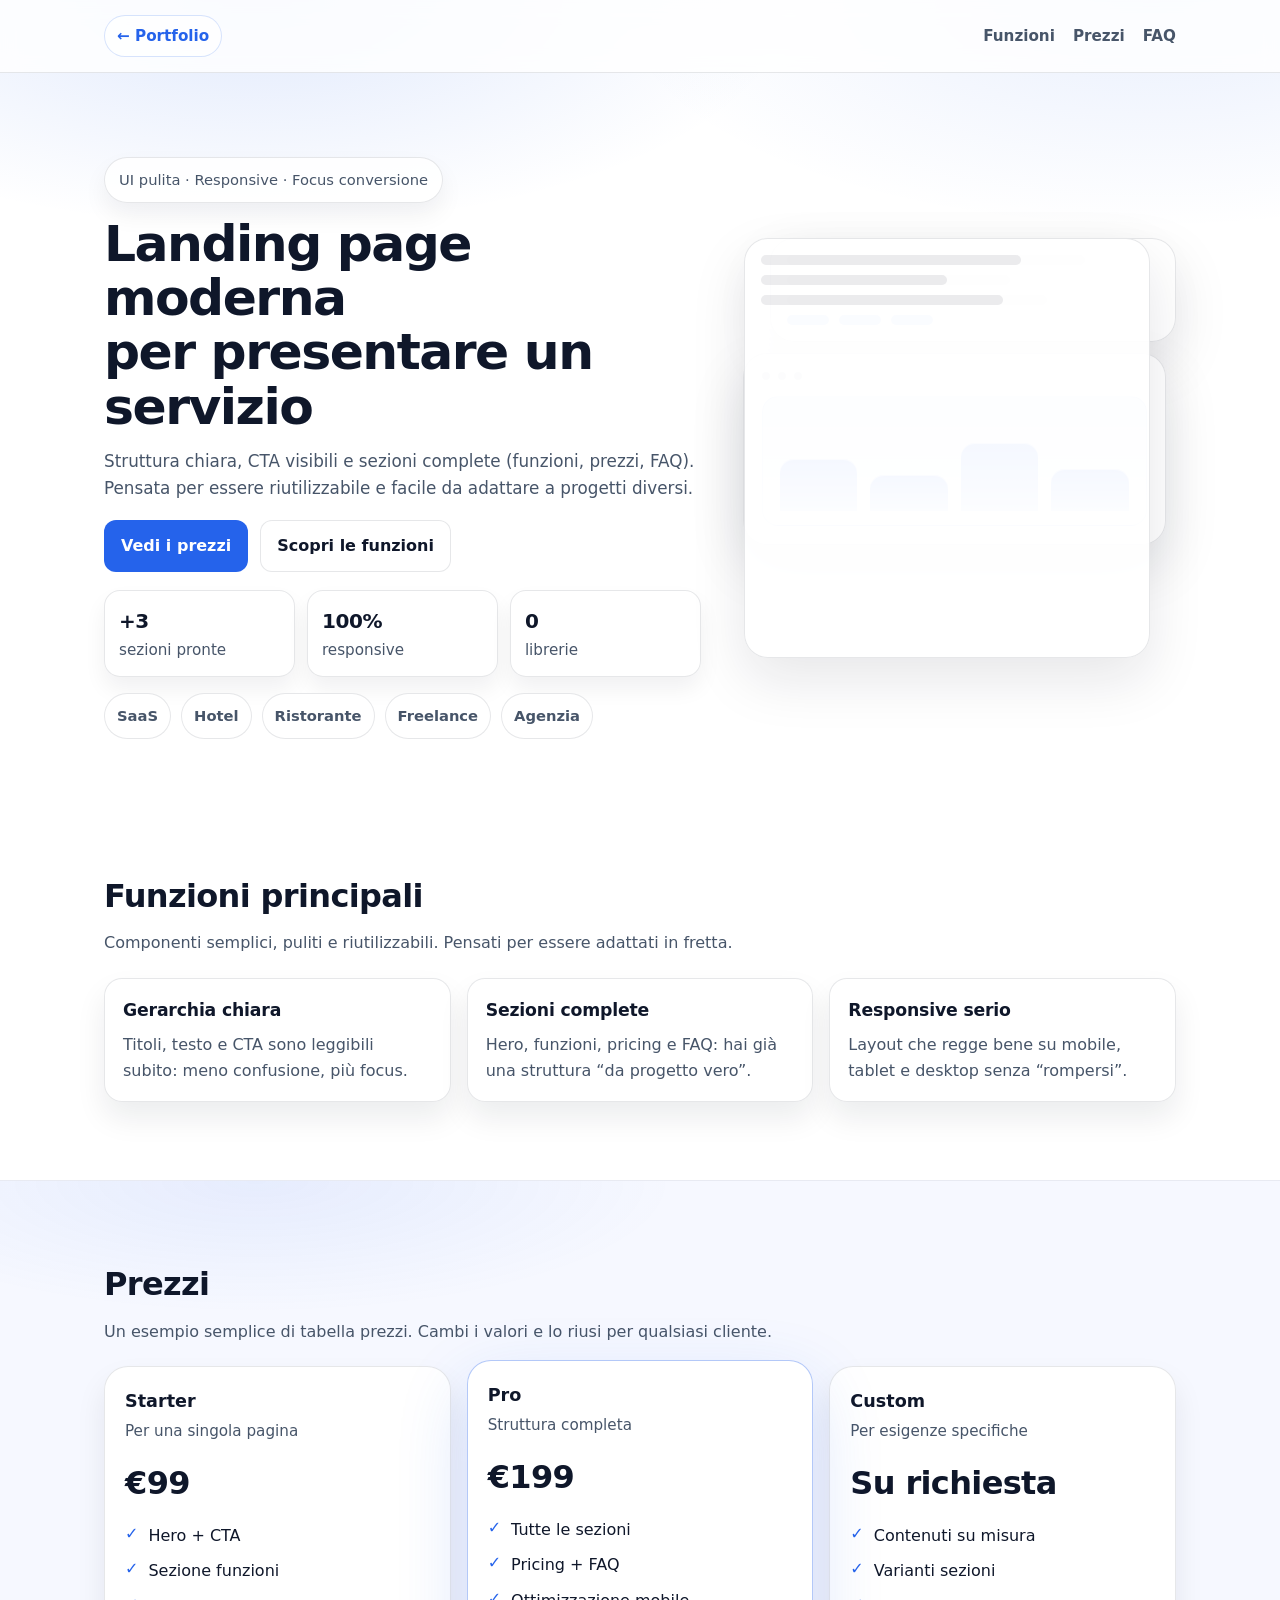
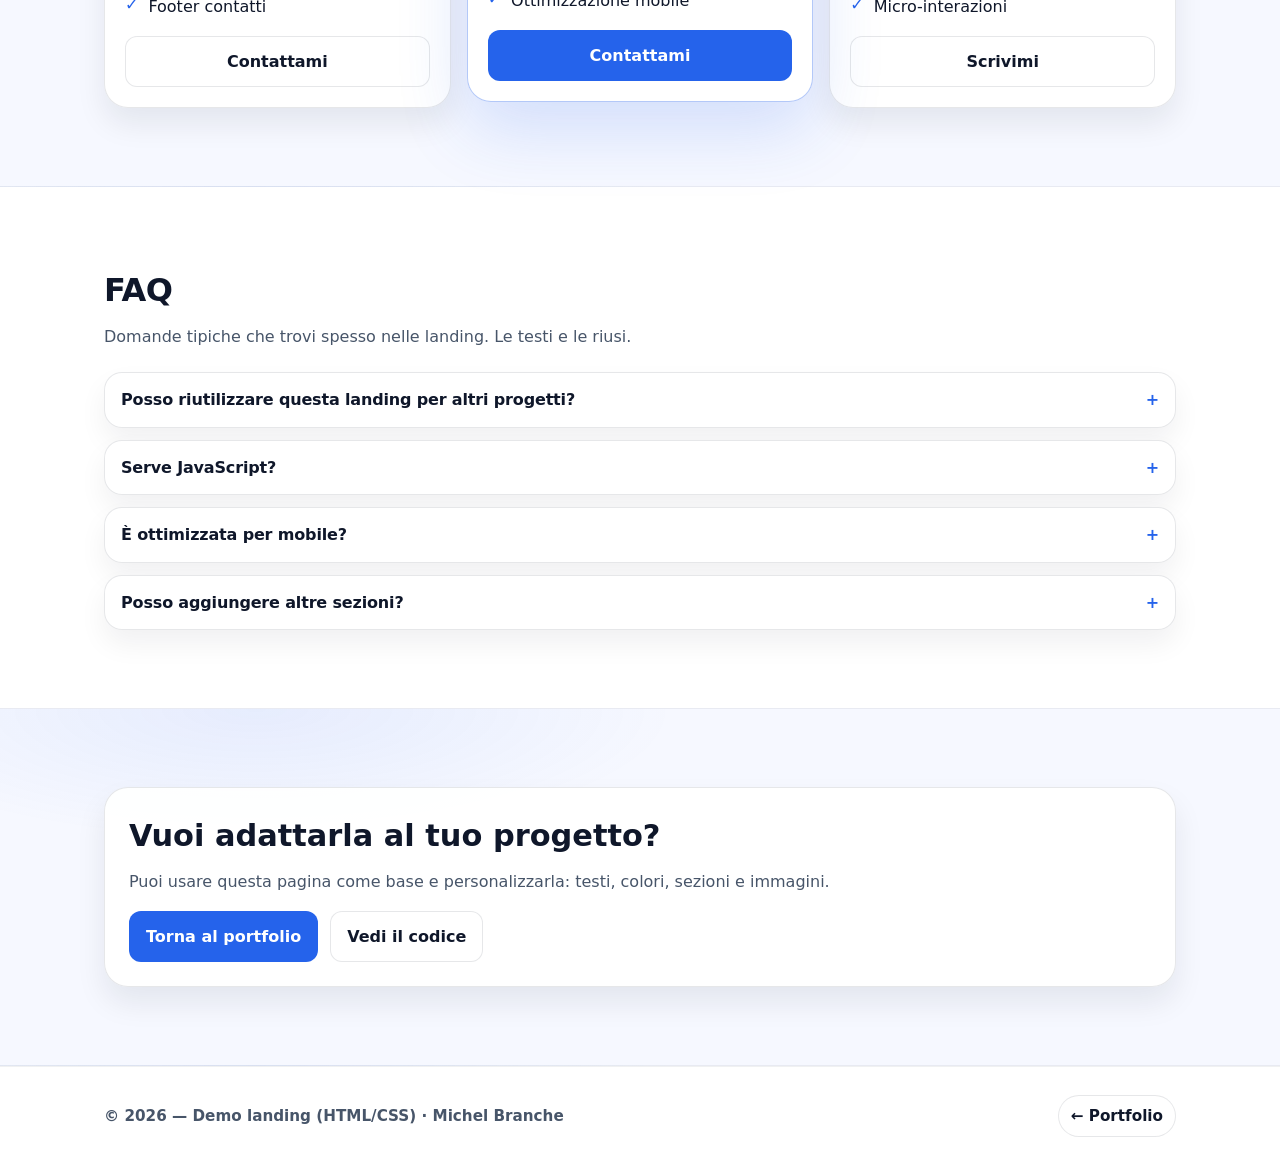
<file: index.html>
<!DOCTYPE html>
<html lang="it">
<head>
  <meta charset="UTF-8" />
  <meta name="viewport" content="width=device-width, initial-scale=1.0" />
  <title>Landing Page | Demo</title>
  <link rel="stylesheet" href="./style.css?v=5">
</head>

<body>

  <!-- TOP BAR -->
  <header class="lp-header">
    <div class="lp-container lp-header-inner">
      <a class="back-portfolio" href="https://michelbranche.github.io/portfolio/" aria-label="Torna al portfolio">
        ← Portfolio
      </a>

      <nav class="lp-nav" aria-label="Navigazione landing">
        <a href="#features">Funzioni</a>
        <a href="#pricing">Prezzi</a>
        <a href="#faq">FAQ</a>
      </nav>
    </div>
  </header>

  <!-- HERO -->
  <main class="lp-hero">
    <div class="lp-container lp-hero-grid">

      <section class="lp-hero-left" aria-label="Intro">
        <span class="lp-pill">UI pulita · Responsive · Focus conversione</span>

        <h1 class="lp-title">
          Landing page moderna<br />
          per presentare un servizio
        </h1>

        <p class="lp-subtitle">
          Struttura chiara, CTA visibili e sezioni complete (funzioni, prezzi, FAQ).
          Pensata per essere riutilizzabile e facile da adattare a progetti diversi.
        </p>

        <div class="lp-hero-actions">
          <a class="lp-btn lp-btn-primary" href="#pricing">Vedi i prezzi</a>
          <a class="lp-btn lp-btn-ghost" href="#features">Scopri le funzioni</a>
        </div>

        <div class="lp-stats" aria-label="Dati rapidi">
          <div class="lp-stat">
            <strong>+3</strong>
            <span>sezioni pronte</span>
          </div>
          <div class="lp-stat">
            <strong>100%</strong>
            <span>responsive</span>
          </div>
          <div class="lp-stat">
            <strong>0</strong>
            <span>librerie</span>
          </div>
        </div>

        <div class="lp-tags" aria-label="Ideale per">
          <span class="lp-tag">SaaS</span>
          <span class="lp-tag">Hotel</span>
          <span class="lp-tag">Ristorante</span>
          <span class="lp-tag">Freelance</span>
          <span class="lp-tag">Agenzia</span>
        </div>
      </section>

      <!-- HERO RIGHT (ILLUSTRAZIONE / UI CARDS) -->
      <aside class="lp-hero-right" aria-label="Preview UI">
        <div class="ui-card ui-card--small">
          <div class="ui-line w80"></div>
          <div class="ui-line w60"></div>
          <div class="ui-line w70"></div>
          <div class="ui-pills">
            <span class="ui-pill"></span>
            <span class="ui-pill"></span>
            <span class="ui-pill"></span>
          </div>
        </div>

        <div class="ui-card ui-card--main">
          <div class="ui-top">
            <span class="ui-dot"></span>
            <span class="ui-dot"></span>
            <span class="ui-dot"></span>
          </div>
          <div class="ui-chart">
            <span class="bar b1"></span>
            <span class="bar b2"></span>
            <span class="bar b3"></span>
            <span class="bar b4"></span>
          </div>
        </div>

        <div class="ui-card ui-card--small ui-card--bottom">
          <div class="ui-line w70"></div>
          <div class="ui-line w50"></div>
          <div class="ui-line w65"></div>
        </div>
      </aside>

    </div>
  </main>

  <!-- FEATURES -->
  <section id="features" class="lp-section">
    <div class="lp-container">
      <div class="lp-section-head">
        <h2>Funzioni principali</h2>
        <p>Componenti semplici, puliti e riutilizzabili. Pensati per essere adattati in fretta.</p>
      </div>

      <div class="lp-grid3">
        <article class="lp-card">
          <h3>Gerarchia chiara</h3>
          <p>Titoli, testo e CTA sono leggibili subito: meno confusione, più focus.</p>
        </article>

        <article class="lp-card">
          <h3>Sezioni complete</h3>
          <p>Hero, funzioni, pricing e FAQ: hai già una struttura “da progetto vero”.</p>
        </article>

        <article class="lp-card">
          <h3>Responsive serio</h3>
          <p>Layout che regge bene su mobile, tablet e desktop senza “rompersi”.</p>
        </article>
      </div>
    </div>
  </section>

  <!-- PRICING -->
  <section id="pricing" class="lp-section lp-section--alt">
    <div class="lp-container">
      <div class="lp-section-head">
        <h2>Prezzi</h2>
        <p>Un esempio semplice di tabella prezzi. Cambi i valori e lo riusi per qualsiasi cliente.</p>
      </div>

      <div class="lp-grid3">
        <article class="lp-price">
          <h3>Starter</h3>
          <p class="lp-price-sub">Per una singola pagina</p>
          <div class="lp-price-value">€99</div>
          <ul class="lp-list">
            <li>Hero + CTA</li>
            <li>Sezione funzioni</li>
            <li>Footer contatti</li>
          </ul>
          <a class="lp-btn lp-btn-ghost lp-btn-full" href="#contact">Contattami</a>
        </article>

        <article class="lp-price lp-price--featured">
          <h3>Pro</h3>
          <p class="lp-price-sub">Struttura completa</p>
          <div class="lp-price-value">€199</div>
          <ul class="lp-list">
            <li>Tutte le sezioni</li>
            <li>Pricing + FAQ</li>
            <li>Ottimizzazione mobile</li>
          </ul>
          <a class="lp-btn lp-btn-primary lp-btn-full" href="#contact">Contattami</a>
        </article>

        <article class="lp-price">
          <h3>Custom</h3>
          <p class="lp-price-sub">Per esigenze specifiche</p>
          <div class="lp-price-value">Su richiesta</div>
          <ul class="lp-list">
            <li>Contenuti su misura</li>
            <li>Varianti sezioni</li>
            <li>Micro-interazioni</li>
          </ul>
          <a class="lp-btn lp-btn-ghost lp-btn-full" href="#contact">Scrivimi</a>
        </article>
      </div>
    </div>
  </section>

  <!-- FAQ -->
  <section id="faq" class="lp-section">
    <div class="lp-container">
      <div class="lp-section-head">
        <h2>FAQ</h2>
        <p>Domande tipiche che trovi spesso nelle landing. Le testi e le riusi.</p>
      </div>

      <div class="lp-faq">
        <details class="lp-faq-item">
          <summary>Posso riutilizzare questa landing per altri progetti?</summary>
          <p>Sì: cambia testi, colori e immagini e hai una base solida per diversi settori.</p>
        </details>

        <details class="lp-faq-item">
          <summary>Serve JavaScript?</summary>
          <p>Non è obbligatorio. Qui lo usi solo per piccole cose (menu/scroll) se vuoi.</p>
        </details>

        <details class="lp-faq-item">
          <summary>È ottimizzata per mobile?</summary>
          <p>Sì: layout e spaziature sono pensati per funzionare bene anche su schermi piccoli.</p>
        </details>

        <details class="lp-faq-item">
          <summary>Posso aggiungere altre sezioni?</summary>
          <p>Certo: testimonianze, form, galleria… la struttura è fatta apposta per crescere.</p>
        </details>
      </div>
    </div>
  </section>

  <!-- CONTACT -->
  <section id="contact" class="lp-section lp-section--alt">
    <div class="lp-container">
      <div class="lp-cta">
        <h2>Vuoi adattarla al tuo progetto?</h2>
        <p>Puoi usare questa pagina come base e personalizzarla: testi, colori, sezioni e immagini.</p>

        <div class="lp-cta-actions">
          <a class="lp-btn lp-btn-primary" href="https://michelbranche.github.io/portfolio/">Torna al portfolio</a>
          <a class="lp-btn lp-btn-ghost" href="https://github.com/MichelBranche/landing-page">Vedi il codice</a>
        </div>
      </div>
    </div>
  </section>

  <!-- FOOTER -->
  <footer class="lp-footer">
    <div class="lp-container lp-footer-inner">
      <p>© 2026 — Demo landing (HTML/CSS) · Michel Branche</p>
      <a class="back-portfolio back-portfolio--footer" href="https://michelbranche.github.io/portfolio/">← Portfolio</a>
    </div>
  </footer>

</body>
</html>
</file>
<file: style.css>
/* =========================
   LANDING PAGE — style.css
   (complete + back to portfolio)
========================= */

/* VARIABLES */
:root{
  --bg: #ffffff;
  --bg-soft: #f6f8ff;
  --text: #0f172a;
  --muted: #475569;

  --border: rgba(15, 23, 42, 0.10);
  --border-strong: rgba(15, 23, 42, 0.14);

  --accent: #2563eb;
  --accent-dark: #1e40af;

  --card: #ffffff;
  --shadow: 0 22px 55px rgba(15,23,42,0.12);
  --shadow-soft: 0 16px 30px rgba(15,23,42,0.08);

  --radius: 18px;
  --radius-lg: 24px;
}


html, body { overflow-x: hidden; }
img { max-width: 100%; height: auto; }


/* RESET */
*{ margin: 0; padding: 0; box-sizing: border-box; }
html{ scroll-behavior: smooth; }
body{
  font-family: Inter, system-ui, -apple-system, "Segoe UI", Roboto, Arial, sans-serif;
  color: var(--text);
  background:
    radial-gradient(900px 380px at 20% 0%, rgba(37,99,235,0.14), transparent 60%),
    radial-gradient(900px 380px at 90% 0%, rgba(37,99,235,0.10), transparent 60%),
    var(--bg);
  line-height: 1.6;
}

img{ max-width: 100%; display: block; }
a{ color: inherit; }
button{ font-family: inherit; }

/* CONTAINER */
.lp-container{
  max-width: 1120px;
  margin: 0 auto;
  padding: 0 24px;
}

/* =========================
   HEADER / NAV
========================= */
.lp-header{
  position: sticky;
  top: 0;
  z-index: 30;
  background: rgba(255,255,255,0.82);
  backdrop-filter: blur(10px);
  border-bottom: 1px solid var(--border);
}

.lp-header-inner{
  height: 72px;
  display: flex;
  align-items: center;
  justify-content: space-between;
  gap: 14px;
}

/* BACK TO PORTFOLIO */
.back-portfolio{
  text-decoration: none;
  font-weight: 650;
  font-size: 0.95rem;
  color: var(--accent);
  padding: 8px 12px;
  border: 1px solid rgba(37,99,235,0.18);
  border-radius: 999px;
  background: rgba(255,255,255,0.7);
  transition: transform .2s ease, box-shadow .2s ease, background .2s ease;
}

.back-portfolio:hover{
  transform: translateY(-1px);
  box-shadow: var(--shadow-soft);
  background: #fff;
}

.back-portfolio--footer{
  border: 1px solid var(--border);
  color: var(--text);
}

/* NAV LINKS */
.lp-nav{
  display: flex;
  align-items: center;
  gap: 18px;
  flex-wrap: wrap;
}

.lp-nav a{
  text-decoration: none;
  font-weight: 600;
  color: var(--muted);
  font-size: 0.95rem;
  transition: color .2s ease;
}

.lp-nav a:hover{
  color: var(--text);
}

/* =========================
   HERO
========================= */
.lp-hero{
  padding: 84px 0 54px;
}

.lp-hero-grid{
  display: grid;
  grid-template-columns: 1.15fr 0.85fr;
  gap: 34px;
  align-items: center;
}

.lp-pill{
  display: inline-flex;
  align-items: center;
  gap: 10px;
  padding: 10px 14px;
  border-radius: 999px;
  background: rgba(255,255,255,0.82);
  border: 1px solid var(--border);
  color: var(--muted);
  font-size: 0.92rem;
  box-shadow: 0 12px 24px rgba(15,23,42,0.06);
  margin-bottom: 14px;
}

.lp-title{
  font-size: 3.15rem;
  line-height: 1.08;
  letter-spacing: -0.03em;
  margin-bottom: 14px;
}

.lp-subtitle{
  color: var(--muted);
  font-size: 1.05rem;
  max-width: 62ch;
  margin-bottom: 18px;
}

.lp-hero-actions{
  display: flex;
  gap: 12px;
  flex-wrap: wrap;
  margin-bottom: 18px;
}

/* BUTTONS */
.lp-btn{
  display: inline-flex;
  align-items: center;
  justify-content: center;
  padding: 12px 16px;
  border-radius: 12px;
  font-weight: 700;
  text-decoration: none;
  transition: transform .2s ease, box-shadow .2s ease, background .2s ease, border-color .2s ease;
  border: 1px solid transparent;
}

.lp-btn-primary{
  background: var(--accent);
  color: #fff;
}

.lp-btn-primary:hover{
  background: var(--accent-dark);
  transform: translateY(-2px);
  box-shadow: var(--shadow-soft);
}

.lp-btn-ghost{
  background: rgba(255,255,255,0.82);
  color: var(--text);
  border-color: var(--border);
}

.lp-btn-ghost:hover{
  transform: translateY(-2px);
  box-shadow: var(--shadow-soft);
  border-color: var(--border-strong);
}

.lp-btn-full{
  width: 100%;
}

/* STATS */
.lp-stats{
  display: grid;
  grid-template-columns: repeat(3, minmax(0,1fr));
  gap: 12px;
  margin: 16px 0 16px;
}

.lp-stat{
  background: rgba(255,255,255,0.86);
  border: 1px solid var(--border);
  border-radius: 16px;
  padding: 14px 14px;
  box-shadow: 0 12px 22px rgba(15,23,42,0.06);
}

.lp-stat strong{
  display: block;
  font-size: 1.25rem;
  letter-spacing: -0.02em;
}

.lp-stat span{
  color: var(--muted);
  font-size: 0.95rem;
}

/* TAGS */
.lp-tags{
  display: flex;
  gap: 10px;
  flex-wrap: wrap;
  margin-top: 10px;
}

.lp-tag{
  border: 1px solid var(--border);
  background: rgba(255,255,255,0.82);
  padding: 10px 12px;
  border-radius: 999px;
  color: var(--muted);
  font-weight: 650;
  font-size: 0.92rem;
}

/* =========================
   HERO RIGHT — UI CARDS
========================= */
.lp-hero-right{
  position: relative;
  min-height: 420px;
}

.ui-card{
  background: rgba(255,255,255,0.92);
  border: 1px solid var(--border);
  border-radius: var(--radius-lg);
  box-shadow: var(--shadow);
  padding: 18px;
  width: min(420px, 100%);
  margin-left: auto;
}

.ui-card--small{
  position: absolute;
  right: 0;
  top: 0;
  width: min(420px, 92%);
  padding: 16px;
  box-shadow: 0 22px 55px rgba(15,23,42,0.10);
}

.ui-card--main{
  position: absolute;
  right: 10px;
  top: 115px;
  width: min(460px, 96%);
  padding: 18px;
}

.ui-card--bottom{
  position: absolute;
  right: 26px;
  bottom: 0;
  width: min(420px, 92%);
  padding: 16px;
  box-shadow: 0 22px 55px rgba(15,23,42,0.10);
}

/* UI LINES */
.ui-line{
  height: 10px;
  border-radius: 999px;
  background: rgba(15,23,42,0.08);
  margin-bottom: 10px;
}

.ui-line.w80{ width: 80%; }
.ui-line.w70{ width: 70%; }
.ui-line.w65{ width: 65%; }
.ui-line.w60{ width: 60%; }
.ui-line.w50{ width: 50%; }

.ui-pills{
  display: flex;
  gap: 10px;
  margin-top: 10px;
}

.ui-pill{
  height: 10px;
  width: 42px;
  border-radius: 999px;
  background: rgba(37,99,235,0.28);
}

/* UI TOP DOTS */
.ui-top{
  display: flex;
  gap: 8px;
  margin-bottom: 16px;
}

.ui-dot{
  width: 8px;
  height: 8px;
  border-radius: 999px;
  background: rgba(15,23,42,0.16);
}

/* UI CHART */
.ui-chart{
  height: 130px;
  border-radius: 16px;
  background:
    linear-gradient(180deg, rgba(37,99,235,0.14), rgba(37,99,235,0.00));
  border: 1px solid rgba(37,99,235,0.12);
  display: flex;
  align-items: flex-end;
  justify-content: space-evenly;
  padding: 14px 16px;
  gap: 12px;
  overflow: hidden;
}

.ui-chart .bar{
  width: 22%;
  border-radius: 14px 14px 0 0;
  background: linear-gradient(180deg, rgba(37,99,235,0.55), rgba(37,99,235,0.18));
  box-shadow: inset 0 1px 0 rgba(255,255,255,0.55);
}

.ui-chart .b1{ height: 52%; }
.ui-chart .b2{ height: 36%; }
.ui-chart .b3{ height: 68%; }
.ui-chart .b4{ height: 42%; }

/* =========================
   SECTIONS
========================= */
.lp-section{
  padding: 78px 0;
}

.lp-section--alt{
  background:
    radial-gradient(700px 220px at 20% 0%, rgba(37,99,235,0.08), transparent 60%),
    var(--bg-soft);
  border-top: 1px solid rgba(15,23,42,0.06);
  border-bottom: 1px solid rgba(15,23,42,0.06);
}

.lp-section-head{
  margin-bottom: 22px;
}

.lp-section-head h2{
  font-size: 2rem;
  letter-spacing: -0.02em;
  margin-bottom: 8px;
}

.lp-section-head p{
  color: var(--muted);
  max-width: 72ch;
}

/* GRID 3 */
.lp-grid3{
  display: grid;
  grid-template-columns: repeat(3, minmax(0,1fr));
  gap: 16px;
}

/* FEATURE CARDS */
.lp-card{
  background: rgba(255,255,255,0.92);
  border: 1px solid var(--border);
  border-radius: var(--radius);
  padding: 18px;
  box-shadow: 0 16px 30px rgba(15,23,42,0.08);
}

.lp-card h3{
  font-size: 1.08rem;
  letter-spacing: -0.01em;
  margin-bottom: 8px;
}

.lp-card p{
  color: var(--muted);
}

/* =========================
   PRICING
========================= */
.lp-price{
  background: rgba(255,255,255,0.95);
  border: 1px solid var(--border);
  border-radius: var(--radius-lg);
  padding: 20px;
  box-shadow: var(--shadow-soft);
}

.lp-price h3{
  font-size: 1.1rem;
  margin-bottom: 4px;
}

.lp-price-sub{
  color: var(--muted);
  font-size: 0.95rem;
  margin-bottom: 14px;
}

.lp-price-value{
  font-size: 2rem;
  font-weight: 800;
  letter-spacing: -0.02em;
  margin-bottom: 14px;
}

.lp-list{
  list-style: none;
  display: grid;
  gap: 10px;
  margin-bottom: 16px;
}

.lp-list li{
  display: flex;
  gap: 10px;
  align-items: flex-start;
  color: var(--text);
}

.lp-list li::before{
  content: "✓";
  color: var(--accent);
  font-weight: 900;
  line-height: 1.2;
  margin-top: 1px;
}

.lp-price--featured{
  border-color: rgba(37,99,235,0.35);
  box-shadow: 0 26px 70px rgba(37,99,235,0.18);
  transform: translateY(-6px);
}

/* =========================
   FAQ
========================= */
.lp-faq{
  display: grid;
  gap: 12px;
}

.lp-faq-item{
  background: rgba(255,255,255,0.92);
  border: 1px solid var(--border);
  border-radius: var(--radius);
  padding: 14px 16px;
  box-shadow: 0 14px 28px rgba(15,23,42,0.06);
}

.lp-faq-item summary{
  cursor: pointer;
  font-weight: 750;
  letter-spacing: -0.01em;
  list-style: none;
  display: flex;
  justify-content: space-between;
  align-items: center;
  gap: 12px;
}

.lp-faq-item summary::-webkit-details-marker{ display: none; }

.lp-faq-item summary::after{
  content: "+";
  font-weight: 900;
  color: var(--accent);
  flex: none;
}

.lp-faq-item[open] summary::after{
  content: "–";
}

.lp-faq-item p{
  margin-top: 10px;
  color: var(--muted);
}

/* =========================
   CTA
========================= */
.lp-cta{
  background: rgba(255,255,255,0.92);
  border: 1px solid var(--border);
  border-radius: var(--radius-lg);
  padding: 24px;
  box-shadow: var(--shadow-soft);
}

.lp-cta h2{
  font-size: 1.9rem;
  margin-bottom: 8px;
}

.lp-cta p{
  color: var(--muted);
  max-width: 72ch;
}

.lp-cta-actions{
  display: flex;
  gap: 12px;
  flex-wrap: wrap;
  margin-top: 16px;
}

/* =========================
   FOOTER
========================= */
.lp-footer{
  padding: 28px 0;
  border-top: 1px solid rgba(15,23,42,0.06);
  background: rgba(255,255,255,0.85);
}

.lp-footer-inner{
  display: flex;
  justify-content: space-between;
  align-items: center;
  gap: 12px;
  flex-wrap: wrap;
}

.lp-footer p{
  color: var(--muted);
  font-weight: 600;
  font-size: 0.95rem;
}

/* =========================
   RESPONSIVE
========================= */
@media (max-width: 980px){
  .lp-hero-grid{
    grid-template-columns: 1fr;
    gap: 24px;
  }

  .lp-hero-right{
    min-height: 360px;
  }

  .ui-card--small,
  .ui-card--main,
  .ui-card--bottom{
    position: relative;
    right: auto;
    top: auto;
    bottom: auto;
    width: 100%;
    margin: 0;
  }

  .ui-card--small{ margin-bottom: 12px; }
  .ui-card--main{ margin-bottom: 12px; }

  .lp-title{
    font-size: 2.55rem;
  }

  .lp-grid3{
    grid-template-columns: 1fr;
  }

  .lp-stats{
    grid-template-columns: 1fr;
  }
}

@media (max-width: 520px){
  .lp-container{ padding: 0 16px; }

  .lp-title{
    font-size: 2.05rem;
  }

  .lp-header-inner{
    height: auto;
    padding: 14px 0;
  }

  .lp-nav{
    gap: 12px;
  }
}
</file>
